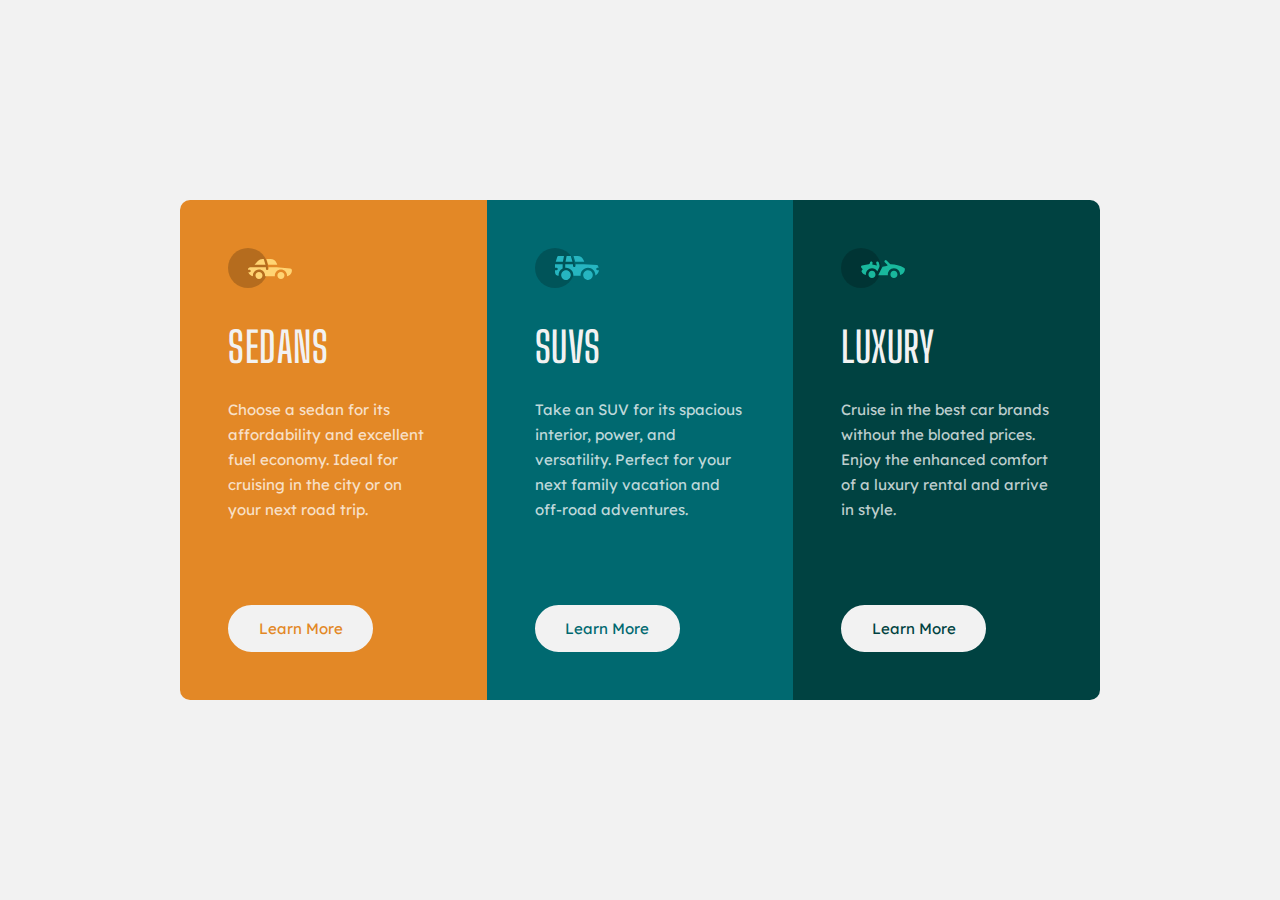
<file: 3 Column Preview Card/index.html>
<!DOCTYPE html>
<html lang="en">
<head>
  <meta charset="UTF-8">
  <meta name="viewport" content="width=device-width, initial-scale=1.0"> <!-- displays site properly based on user's device -->

  <link rel="icon" type="image/png" sizes="32x32" href="./images/favicon-32x32.png">
  <link rel="stylesheet" type="text/css" href="styles.css" />
  
  <title>Frontend Mentor | 3-column preview card component</title>
</head>
<body>

  <main id="component">

    <!-- SEDANS  -->
    <section class="card"> 
      <div class="image">
        <svg width="64" height="40" xmlns="http://www.w3.org/2000/svg"><g fill="none" fill-rule="evenodd"><circle fill="#000" opacity=".201" cx="20" cy="20" r="20"/><path d="M52.936 24.11c1.942 0 3.517 1.542 3.517 3.445 0 1.903-1.575 3.445-3.517 3.445s-3.516-1.542-3.516-3.445c0-1.903 1.574-3.445 3.516-3.445zm-21.957 0c1.942 0 3.517 1.542 3.517 3.445 0 1.903-1.575 3.445-3.517 3.445s-3.516-1.542-3.516-3.445c0-1.903 1.574-3.445 3.516-3.445zm6.948-4.848v1.429c0 .716.61 1.293 1.348 1.259a1.295 1.295 0 001.225-1.295v-1.393h8.256l13.483 1.313c.956.093 1.676.881 1.676 1.814 0 2.89-2.126 5.303-4.926 5.819.397-3.557-2.458-6.62-6.053-6.62-3.646 0-6.504 3.14-6.039 6.723h-9.879c.466-3.588-2.397-6.722-6.039-6.722-3.595 0-6.45 3.062-6.052 6.62-2.14-.398-3.916-1.912-4.61-3.931h1.142c.731 0 1.32-.598 1.285-1.322-.033-.678-.629-1.2-1.322-1.2H20v-.251c0-1.274 1.066-2.243 2.306-2.243h15.62zM42.59 11c2.645 0 4.99 1.556 5.972 3.963l.726 1.779H40.17L38.413 11h4.178zm-6.865 0l1.758 5.741H26.505l3.357-3.654A6.502 6.502 0 0134.644 11h1.082z" fill="#FFD473" fill-rule="nonzero"/></g></svg>
      </div>
      <h2 class="heading">
        Sedans
      </h2>
      <p class="paragraph">
        Choose a sedan for its affordability and excellent fuel economy. Ideal for cruising in the city 
        or on your next road trip.
      </p>
      <button class="button">
        Learn More
      </button>
    </section>

    <!-- SUV -->
    <section class="card">
      <div class="image">
        <svg width="64" height="40" xmlns="http://www.w3.org/2000/svg"><g fill="none" fill-rule="evenodd"><circle fill="#000" opacity=".201" cx="20" cy="20" r="20"/><path d="M31.002 22.358c2.917 0 5.18 2.593 4.762 5.506a4.828 4.828 0 01-2.962 3.778 4.797 4.797 0 01-5.3-1.165c-1.188-1.26-1.235-2.613-1.263-2.613-.42-2.924 1.857-5.506 4.763-5.506zm22 0c3.457 0 5.798 3.567 4.41 6.744A4.816 4.816 0 0152.3 31.94a4.826 4.826 0 01-4.06-4.077c-.42-2.915 1.846-5.506 4.762-5.506zm-15.04-6.083v1.462a1.29 1.29 0 001.352 1.29c.693-.033 1.227-.631 1.227-1.326v-1.426h8.3l13.056.716a1.29 1.29 0 011.164.917c.27.895.446 1.477.563 1.87h-1.047c-.694 0-1.291.534-1.324 1.228a1.29 1.29 0 001.288 1.352h1.445c-.164 2.225-1.57 4.193-3.6 5.05.13-4.212-3.255-7.63-7.384-7.63-4.317 0-7.762 3.718-7.358 8.086h-7.285c.43-4.655-3.503-8.531-8.131-8.046v-3.543h7.734zm-10.312 0v4.308a7.4 7.4 0 00-4.006 7.274 3.874 3.874 0 01-3.642-3.864v-1.635h1.46a1.29 1.29 0 000-2.58h-1.461v-3.213l.003-.29h7.646zm14.986-8.196c2.65 0 5 1.592 5.984 4.055l.63 1.579a5.525 5.525 0 01-.065-.004l-.026-.002-.034-.002-.022-.002a4.178 4.178 0 00-.224-.006l-.098-.001h-.039l-.136-.001h-.052l-.326-.001H40.211L38.528 8.08zm-13.632 0l-1.122 5.616h-7.144l1.47-4.71a1.29 1.29 0 011.231-.906h5.565zm6.832 0l1.683 5.615h-7.007l1.121-5.615h4.203z" fill="#26B5C0" fill-rule="nonzero"/></g></svg>
      </div>
      <h2 class="heading">
        SUVs
      </h2>
      <p class="paragraph">
        Take an SUV for its spacious interior, power, and versatility. Perfect for your next family vacation 
        and off-road adventures.
      </p>
      <button class="button">
        Learn More
      </button>
    </section>

    <!-- LUXURY -->
    <section class="card">
      <div class="image">
        <svg width="64" height="40" xmlns="http://www.w3.org/2000/svg"><g fill="none" fill-rule="evenodd"><circle fill="#000" opacity=".201" cx="20" cy="20" r="20"/><path d="M30.98 22.835c1.941 0 3.516 1.604 3.516 3.583 0 1.978-1.575 3.582-3.517 3.582s-3.516-1.604-3.516-3.582c0-1.979 1.574-3.583 3.516-3.583zm21.956 0c1.942 0 3.517 1.604 3.517 3.583 0 1.978-1.575 3.582-3.517 3.582s-3.516-1.604-3.516-3.582c0-1.979 1.574-3.583 3.516-3.583zm-9.143-10.45a1.27 1.27 0 011.819 0l3.715 3.784c4.444-.115 9.7 1.142 13.964 3.753.387.237.624.664.624 1.124 0 3.006-2.126 5.514-4.926 6.05.397-3.698-2.458-6.882-6.053-6.882-3.646 0-6.504 3.264-6.039 6.99h-9.669c.76-1.544.993-2.026 1.337-2.711l.082-.162c.421-.835 1.056-2.07 2.883-5.65 1.68-.023 3.47-.408 5.247-1.403l-2.984-3.04a1.328 1.328 0 010-1.854zm-7.68 1.064c.683-.2 1.395.202 1.592.898l.749 2.652a3.46 3.46 0 01-.247 2.51l-1.733 3.395-.216.424c-1.07-1.89-3.06-3.114-5.279-3.114-3.595 0-6.45 3.184-6.052 6.885-1.832-.347-3.414-1.537-4.278-3.276a1.331 1.331 0 01.117-1.376l.955-1.303-1.325-1.295c-.751-.735-.376-2.024.64-2.231l6.614-1.346.13-.026c.092-.019.145-.03.157-.031.314-.146 1.07-.591 1.07-1.506 0-.734.592-1.327 1.316-1.31.712.016 1.268.662 1.256 1.388a4.11 4.11 0 01-.348 1.611 22.69 22.69 0 014.7 1.146l-.7-2.473a1.314 1.314 0 01.882-1.622z" fill="#19B89D" fill-rule="nonzero"/></g></svg>
      </div>
      <h2 class="heading">
        Luxury
      </h2>
      <p class="paragraph">
        Cruise in the best car brands without the bloated prices. Enjoy the enhanced comfort of a luxury 
        rental and arrive in style.
      </p>
      <button class="button">
        Learn More
      </button>
    </section>

  </main>
</body>
</html>
</file>
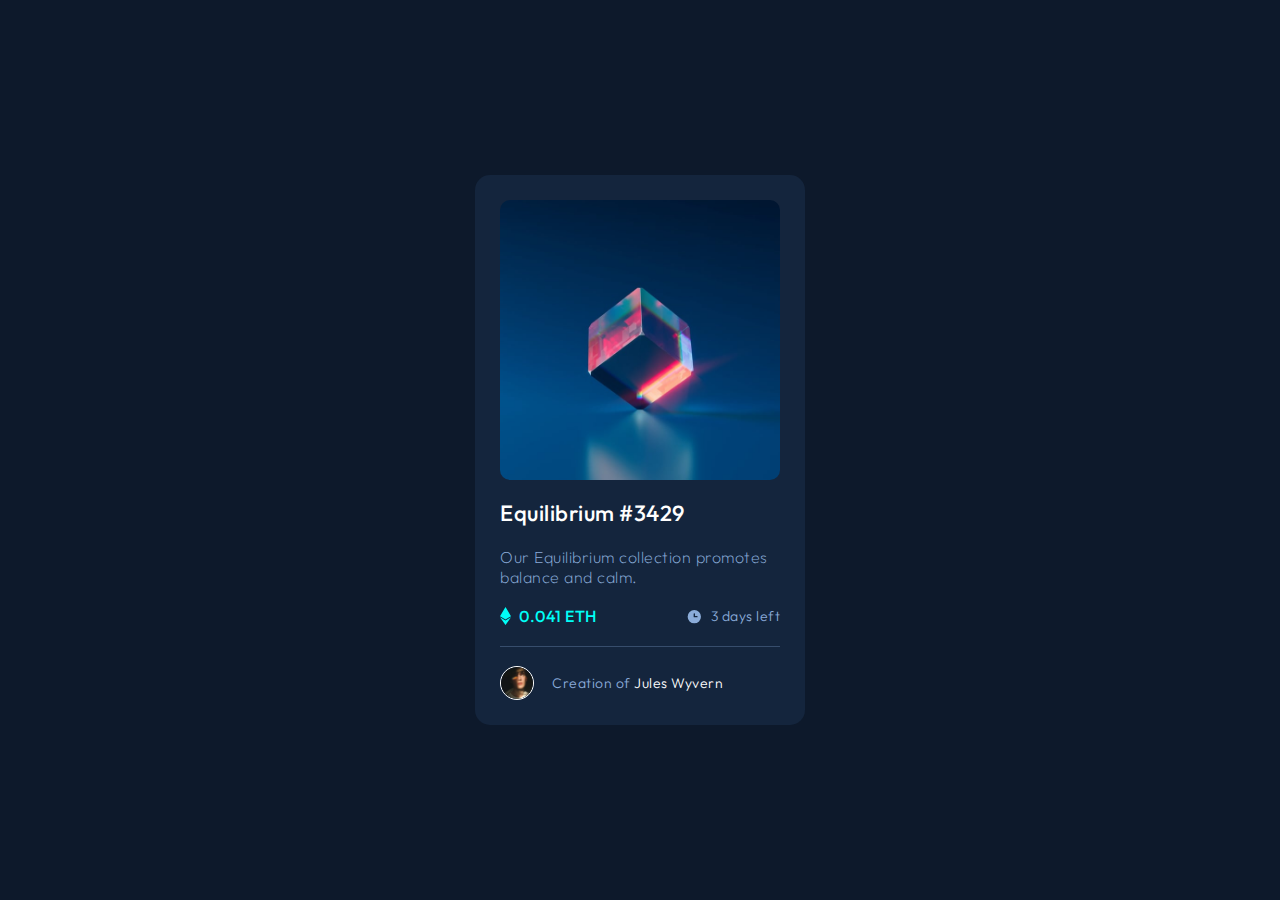
<file: NFT Preview Card/index.html>
<!DOCTYPE html>
<html lang="en">
<head>
  <meta charset="UTF-8">
  <meta name="viewport" content="width=device-width, initial-scale=1.0"> <!-- displays site properly based on user's device -->

  <link rel="icon" type="image/png" sizes="32x32" href="./images/favicon-32x32.png">
  <link rel="stylesheet" type="text/css" href="styles.css" />
  
  <title>Frontend Mentor | NFT preview card component</title>
</head>
<body>
  <div id="card">
    <div id="card-content">

      <div id="main-img">
        <!-- Img inserted in CSS -->
      </div>

      <h1 id="title">
        Equilibrium #3429
      </h1>
      <p id="paragraph">
        Our Equilibrium collection promotes balance and calm.
      </p>

      <div id="price-and-days-cont">
        <div id="price-cont">
          <img id="ethereum-img" src="images/icon-ethereum.svg" alt="NFT Currency icon 'ETH'">
          <span id="price">
            0.041 ETH
          </span>
        </div>
        <div id="days-cont">
          <img id="clock" src="images/icon-clock.svg" alt="Clock Icon">
          <span id="days">
            3 days left
          </span>
        </div>
      </div>

      <div id="line"></div>

      <div id="user">
        <img id="avatar-img" src="images/image-avatar.png" alt="Sellers profile picture">
        <p id="creator">
          Creation of <span id="name">Jules Wyvern</span>
        </p>
      </div>

    </div>
  </div>
</body>
</html>
</file>
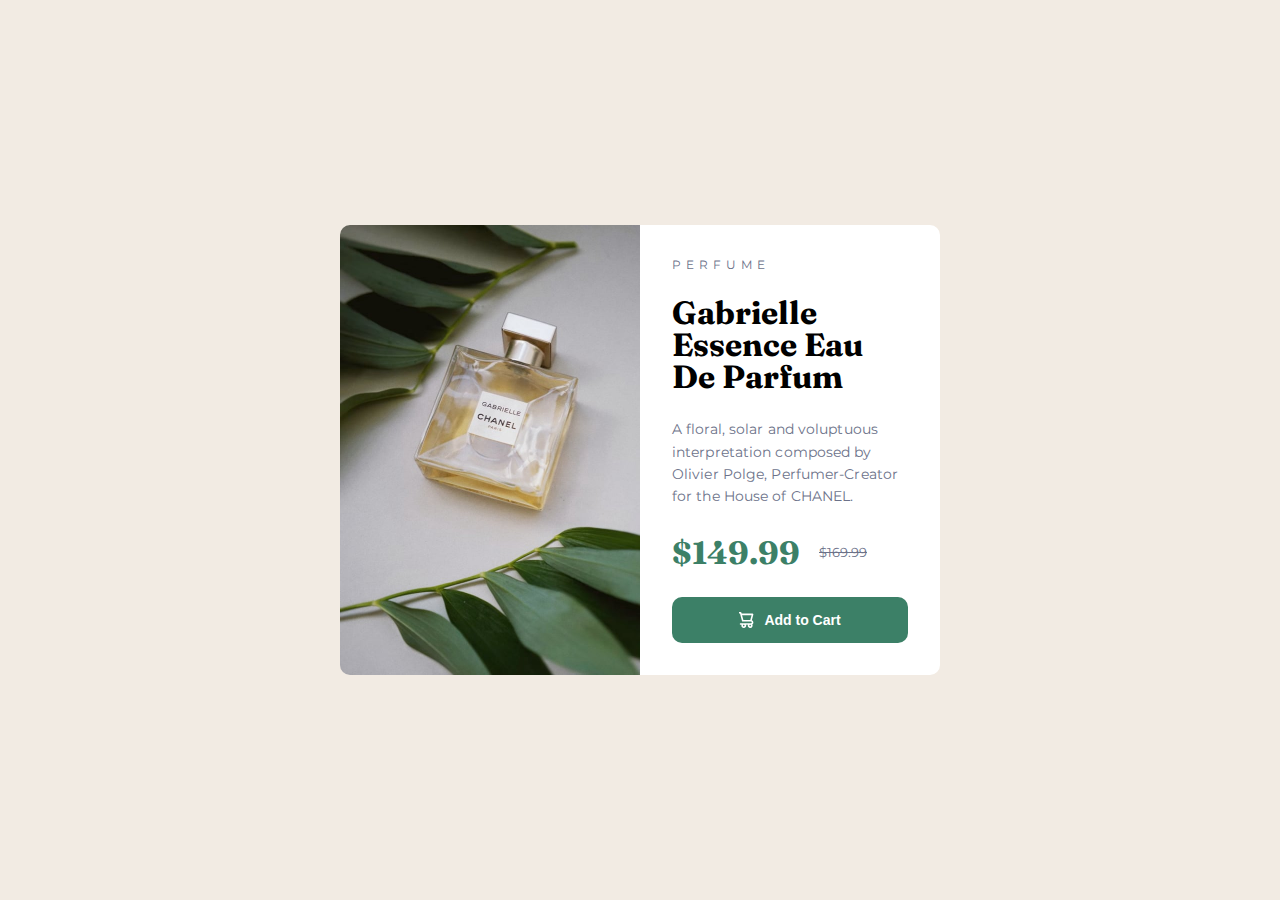
<file: Product Card/index.html>
<!DOCTYPE html>
<html lang="en">
<head>
  <meta charset="UTF-8" />
  <meta name="viewport" content="width=device-width, initial-scale=1.0" /> <!-- displays site properly based on user's device -->

  <link rel="icon" type="image/png" sizes="32x32" href="./images/favicon-32x32.png" />
  <link rel="stylesheet" href="styles.css" type="text/css" />
  
  <title>Frontend Mentor | Product preview card component</title>
</head>
<body>
  <main id="card">
    <div id="image-cont">
      <picture>
        <source media="(min-width: 455px)" srcset="images/image-product-desktop.jpg">
        <source media="(min-width: 0px)" srcset="images/image-product-mobile.jpg">
        <img src="images/image-product-desktop.jpg">
      </picture>
    </div>
    <div id="content">
      <span id="perfume">
        Perfume
      </span>
      <h1 id="title">
        Gabrielle Essence Eau De Parfum
      </h1>

      <p>
        A floral, solar and voluptuous interpretation composed by Olivier Polge, Perfumer-Creator for the House of CHANEL.
      </p>
      <div id="price-cont">
        <h2 id="price">
          $149.99
        </h2>
        <span id="old-price">
          $169.99
        </span>
      </div>
      <button id="cart-button">
        <img id="cart-icon" src="images/icon-cart.svg" alt="Shopping Cart Icon">
        <span id="add-to-cart">
          Add to Cart
        </span>
      </button>
    </div>
  </main>
</body>
</html>
</file>
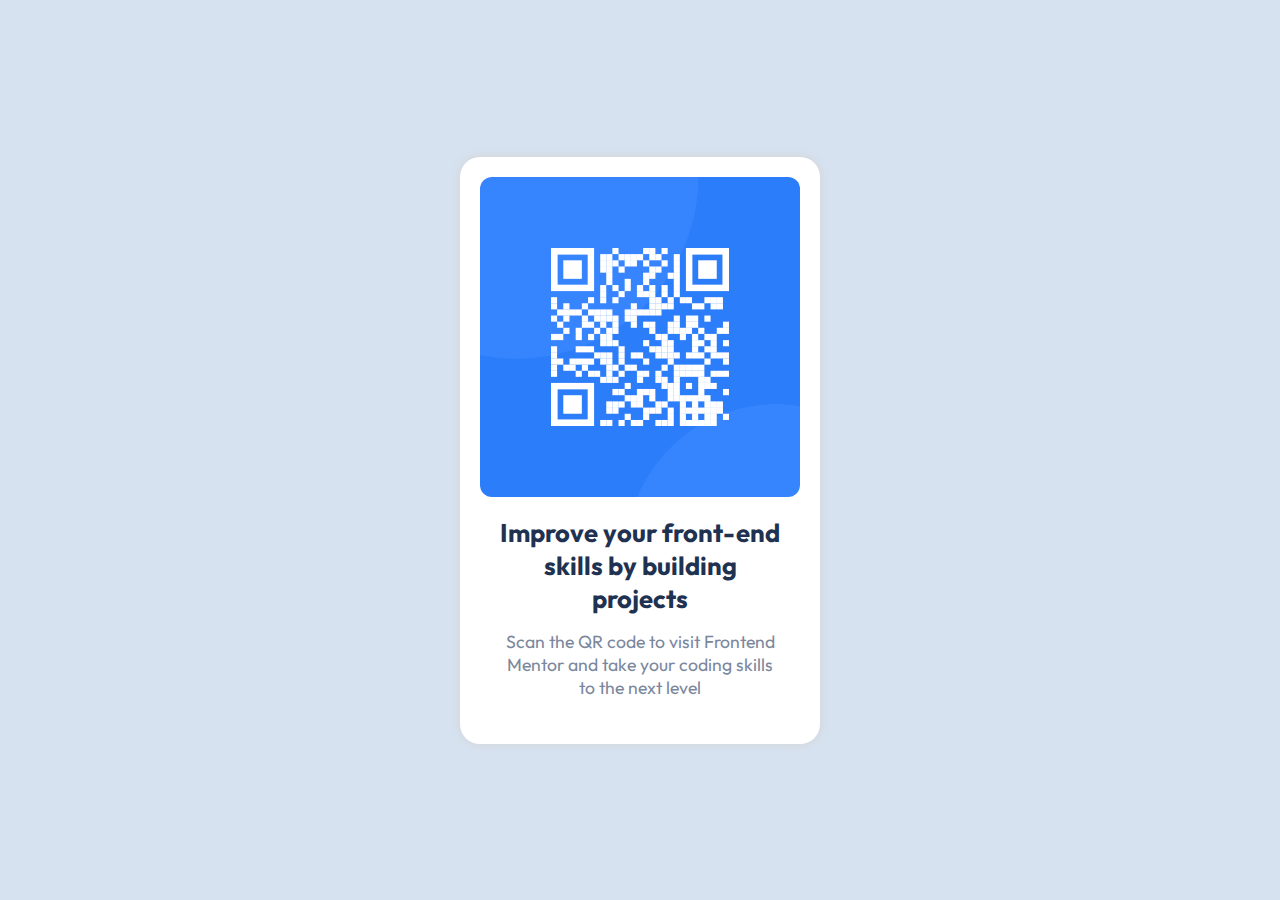
<file: qr-code-component/index.html>
<!DOCTYPE html>
<html lang="english">
<head>
  <meta charset="UTF-8" />
  <meta name="viewport" content="width=device-width, intial-scale=1" />

  <link rel="stylesheet" type="text/css" href="styles.css" />
  <link rel="icon" type="image" size="32x32" href="images/favicon-32x32.png" />

  <title>QR Code Component | Frontend Mentor</title>
</head>
<body>
  <div class="card">
    <img src="images/image-qr-code.png" />
    <h1>Improve your front-end skills by building projects</h1>
    <p>Scan the QR code to visit Frontend Mentor and take your coding skills to the next level</p>
  </div>
</body>
</html>
</file>
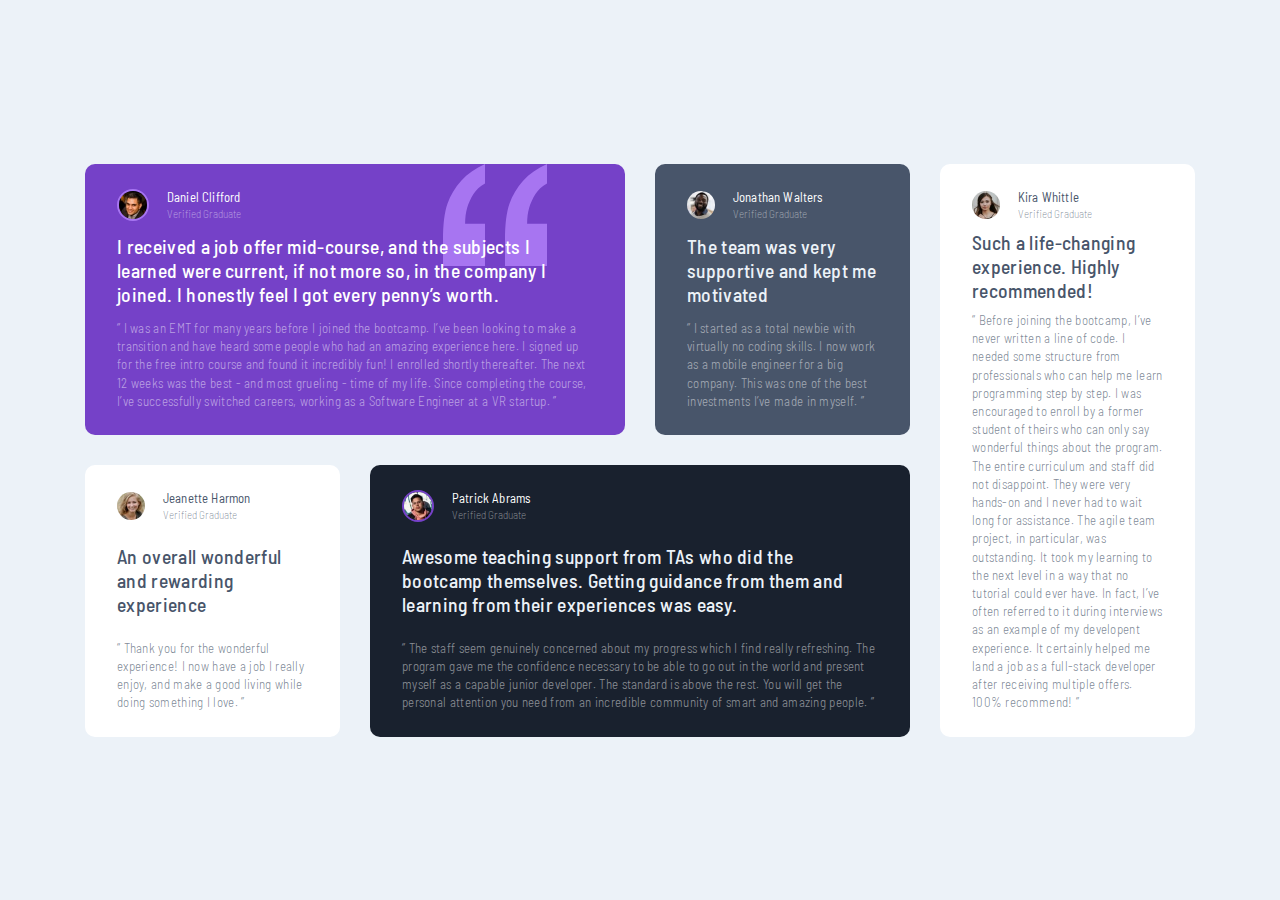
<file: Testimonials Grid Section/index.html>
<!DOCTYPE html>
<html lang="en">
<head>
  <meta charset="UTF-8">
  <meta name="viewport" content="width=device-width, initial-scale=1.0"> <!-- displays site properly based on user's device -->

  <link rel="icon" type="image/png" sizes="32x32" href="./images/favicon-32x32.png">
  <link rel="stylesheet" type="text/css" href="styles.css" />
  
  <title>Frontend Mentor | Testimonials</title>

</head>
<body>
  <main id="content-cont">
    <!-- Daniel Clifford (Violet) -->
    <section class="card">
      <div class="user">
        <img src="images/image-daniel.jpg" alt="Users Profile Picture">
        <div class="username-and-status">
          <h3 class="username">
            Daniel Clifford
          </h3>
          <span class="user-status">
            Verified Graduate
          </span>
        </div>
      </div>
      <h2 class="testimony-headline">
        I received a job offer mid-course, and the subjects I learned were current, if not more so, 
        in the company I joined. I honestly feel I got every penny’s worth.
      </h2>
      <p class="testimony">
        “ I was an EMT for many years before I joined the bootcamp. I’ve been looking to make a 
        transition and have heard some people who had an amazing experience here. I signed up 
        for the free intro course and found it incredibly fun! I enrolled shortly thereafter. 
        The next 12 weeks was the best - and most grueling - time of my life. Since completing 
        the course, I’ve successfully switched careers, working as a Software Engineer at a VR startup. ”
      </p>
    </section>

    <!-- Jonathan Walters (Grey) -->
    <section class="card">
      <div class="user">
        <img src="images/image-jonathan.jpg" alt="Users Profile Picture">
        <div class="username-and-status">
          <h3 class="username">
            Jonathan Walters
          </h3>
          <span class="user-status">
            Verified Graduate
          </span>
        </div>
      </div>

      <h2 class="testimony-headline">
        The team was very supportive and kept me motivated
      </h2>
      <p class="testimony">
      “ I started as a total newbie with virtually no coding skills. I now work as a mobile engineer 
      for a big company. This was one of the best investments I’ve made in myself. ”
      </p>
    </section>
      
    <!-- Jeanette Harmon (White) -->
    <section class="card">
      <div class="user">
        <img src="images/image-jeanette.jpg" alt="Users Profile Picture">
        <div class="username-and-status">
          <h3 class="username">
            Jeanette Harmon
          </h3>
          <span class="user-status">
            Verified Graduate
          </span>
        </div>
      </div>

      <h2 class="testimony-headline">
        An overall wonderful and rewarding experience
      </h2>  
      <p class="testimony">
        “ Thank you for the wonderful experience! I now have a job I really enjoy, and make a good living 
        while doing something I love. ”
      </p>  
    </section>

    <!-- Patrick Abrams (Dark Blue) -->
    <section class="card">
      <div class="user">
        <img src="images/image-patrick.jpg" alt="Users Profile Picture">
        <div class="username-and-status">
          <h3 class="username">
            Patrick Abrams
          </h3>
          <span class="user-status">
            Verified Graduate
          </span>
        </div>
      </div>

      <h2 class="testimony-headline">
        Awesome teaching support from TAs who did the bootcamp themselves. Getting guidance from them and 
        learning from their experiences was easy.
      </h2>
      <p class="testimony">
        “ The staff seem genuinely concerned about my progress which I find really refreshing. The program 
        gave me the confidence necessary to be able to go out in the world and present myself as a capable 
        junior developer. The standard is above the rest. You will get the personal attention you need from 
        an incredible community of smart and amazing people. ”
      </p>
    </section>

    <!-- Kira Whittle (White Right) -->
    <section class="card">
      <div class="user">
        <img src="images/image-kira.jpg" alt="Users Profile Picture">
        <div class="username-and-status">
          <h3 class="username">
            Kira Whittle
          </h3>
          <span class="user-status">
            Verified Graduate
          </span>
        </div>
      </div>

      <h2 class="testimony-headline">
        Such a life-changing experience. Highly recommended!
      </h2>
      <p class="testimony">
        “ Before joining the bootcamp, I’ve never written a line of code. I needed some structure from 
        professionals who can help me learn programming step by step. I was encouraged to enroll by a former 
        student of theirs who can only say wonderful things about the program. The entire curriculum and staff 
        did not disappoint. They were very hands-on and I never had to wait long for assistance. The agile team 
        project, in particular, was outstanding. It took my learning to the next level in a way that no tutorial 
        could ever have. In fact, I’ve often referred to it during interviews as an example of my developent 
        experience. It certainly helped me land a job as a full-stack developer after receiving multiple offers. 
        100% recommend! ”
      </p>
    </section>
  </main>
</body>
</html>
</file>
<file: 3 Column Preview Card/styles.css>
/* Font imports */
@import url('https://fonts.googleapis.com/css2?family=Big+Shoulders+Display:wght@100..900&family=Lexend+Deca:wght@100..900&display=swap');

/* Variables */
:root {
/* COLORS */
/* Primary */
  --bright-orange: hsl(31, 77%, 52%);
  --dark-cyan: hsl(184, 100%, 22%);
  --very-dark-cyan: hsl(179, 100%, 13%);
/* Neutral */
  --transparent-white: hsla(0, 0%, 100%, 0.75); /* Paragraphs */
  --light-gray: hsl(0, 0%, 95%); /* Background, Headings, Buttons */

/* FONTS */
/* Heading */
  --heading-font: 'Big Shoulders Display', sans-serif;
/* Paragraph & Buttons */
  --paragraph-font: 'Lexend Deca', sans-serif;
}

/* CSS Reset */
* {
  box-sizing: border-box;
  padding: 0;
  margin: 0;
}
/* Body styling / References */
html {
  font-size: 10px;
}
body {
  display: flex;
  justify-content: center;
  align-items: center;
  min-height: 100vh;
  background: var(--light-gray);
}

/* Main Styling */
  #component {
    width: 920px;
    height: 500px;
    border-radius: 10px;
    display: grid;
    grid-template-columns: repeat(3, 1fr);
    grid-template-rows: repeat(1, 1fr);
  }
    .card {
      padding: 48px;
      display: flex;
      flex-direction: column;
      justify-content: flex-start;
      align-items: flex-start;
      overflow: hidden;
    }
    /* Card Background Colors & Borders */
    .card:first-of-type { /* Sedan */
      background: var(--bright-orange);
      border-radius: 10px 0 0 10px;
    }
    .card:nth-of-type(2) { /* SUVs */
      background: var(--dark-cyan);
    }
    .card:last-of-type { /* Luxury */
      background: var(--very-dark-cyan);
      border-radius: 0 10px 10px 0;
    }
      .heading {
        font-family: var(--heading-font);
        color: var(--light-gray);
        font-size: 4.2rem;
        font-weight: 600;
        text-transform: uppercase;
        margin: 32px 0 25px 0;
        letter-spacing: .05rem;
      }
      .paragraph {
        font-family: var(--paragraph-font);
        color: var(--transparent-white);
        font-size: 1.5rem;
        font-weight: 400;
        line-height: 2.5rem;
      } 
      .button {
        margin-top: auto;
        padding: 12px;
        background: var(--light-gray);
        width: 145px;
        border-radius: 50px;
        border: none;
        font-family: var(--paragraph-font);
        font-size: 1.5rem;
        border: solid 2px var(--light-gray);
        transition: .3s;
      }
      .card:first-of-type > .button { /* Sedan */
        color: var(--bright-orange)
      }
      .card:nth-of-type(2) > .button { /* SUV */
        color: var(--dark-cyan);
      }
      .card:last-of-type > .button { /* Luxury */
        color: var(--very-dark-cyan);
      }
      /* Active States */
      .card:first-of-type > .button:hover { /* Sedan */
        background: var(--bright-orange);
        color: var(--light-gray);
        cursor: pointer;
      }
      .card:nth-of-type(2) > .button:hover { /* SUV */
        background: var(--dark-cyan);
        color: var(--light-gray);
        cursor: pointer;
      }
      .card:last-of-type > .button:hover { /* Luxury */
        background: var(--very-dark-cyan);
        color: var(--light-gray);
        cursor: pointer;
      }

/* MOBILE SCREENS */
@media (width <= 400px) {
  body {
    height: auto;
    display: flex;
    justify-content: center;
    align-items: center;
  }
    #component {
      grid-template-columns: repeat(1, 1fr); /* Changing from 3 to 1 column */
      grid-template-rows: repeat(3, auto);
      width: 90%;
      height: 90%;
      margin: 24px 0;
    }
    .card {
      display: flex;
      justify-content: space-between;
      height: 450px;
    }
    /* Borders */
      .card:first-of-type { /* Sedan */
        border-radius: 10px 10px 0 0;
      }
      .card:last-of-type { /* Luxury */
        border-radius: 0 0 10px 10px;
      }
}
</file>
<file: NFT Preview Card/styles.css>
@import url('https://fonts.googleapis.com/css2?family=Outfit:wght@100..900&display=swap'); /* Google font import */

:root { /* Variables */
  /* PRIMARY COLOURS */
  --soft-blue: hsl(215, 51%, 70%);
  --cyan: hsl(178, 100%, 50%);
  /* NEUTRAL */
  --main-bg: hsl(217, 54%, 11%);
  --card-bg: hsl(216, 50%, 16%);
  --line: hsl(215, 32%, 27%);
  --white: hsl(0, 0%, 100%);
  /* FONTS */
  --main-font: 'Outfit', sans-serif;
}

* {
  box-sizing: border-box;
  padding: 0;
  margin: 0;
}

body {
  min-height: 100vh;
  font-size: 10px;
  letter-spacing: .5px;
  font-family: var(--main-font);
  background: var(--main-bg);
  display: flex;
  flex-direction: column;
  justify-content: center;
  align-items: center;
}
  #card{
    width: 330px;
    height: 550px;
    background: var(--card-bg);
    border-radius: 15px;
    display: flex;
    flex-direction: column;
    align-items: center;
    justify-content: center;
  }
    #card-content {
      height: 100%;
      width: 100%;
      padding: 25px;
      display: flex;
      flex-direction: column;
      justify-content: space-between;
    }
      #main-img {
        width: 280px;
        height: 280px;
        border-radius: 10px;
        background-image: url(images/image-equilibrium.jpg);
        background-size: cover;
      }
        #main-img:hover::before {
          content: '';
          position: absolute;
          width: 280px;
          height: 280px;
          background-color: hsl(178, 100%, 50%, .4);
          border-radius: 10px;
          background-image: url(images/icon-view.svg);
          background-repeat: no-repeat;
          background-position: center;
          cursor: pointer;
        }
      #title {
        color: var(--white);
        font-weight: 500;
        font-size: 22px;
        transition: .5s;
      }
        #title:hover {
          color: var(--cyan);
          cursor: pointer;
        }
      #paragraph {
        color: var(--soft-blue);
        font-weight: 200;
        font-size: 16px;
      }
      #price-and-days-cont {
        display: flex;
        justify-content: space-between;
        align-items: center;
        }
        #price-cont,
        #days-cont {
          display: flex;
          flex-direction: row;
          align-items: center;
          justify-content: center;
        }
          #price {
            color: var(--cyan);
            font-weight: 500;
            font-size: 16px;
            margin-left: 8px;
          }
          #days {
            color: var(--soft-blue);
            font-weight: 300;
            font-size: 14px;
            display: flex;
            align-items: center;
            margin: 0 0 1px 8px;
          }
      #line {
        width: 100%;
        border-top: solid .2px var(--soft-blue);
        opacity: .3;
      }
      #user {
        display: flex;
        align-items: center;
      }
        #avatar-img {
          height: 34px;
          width: 34px;
          border-radius: 50%;
          border: solid 1px var(--white);
        }
        #creator {
          color: var(--soft-blue);
          font-weight: 300;
          font-size: 14px;
          margin: 0 18px;
        }
          #name {
            color: var(--white);
            transition: .5s;
          }
            #name:hover {
              color: var(--cyan);
              cursor: pointer;
            }
</file>
<file: Product Card/styles.css>
@import url('https://fonts.googleapis.com/css2?family=Fraunces:ital,opsz,wght@0,9..144,100..900;1,9..144,100..900&display=swap');
@import url('https://fonts.googleapis.com/css2?family=Montserrat:ital,wght@0,100..900;1,100..900&display=swap');

:root {
  /* PRIMARY */
  --dark-cyan: hsl(158, 36%, 37%);
  --cream: hsl(30, 38%, 92%);
  /* NEUTRAL */
  --cart-hover: #1B4031;
  --dark-grey-blue: hsl(228, 12%, 48%);
  --white: hsl(0, 0%, 100%);
  /* FONTS */
  --serif-font: 'Fraunces', serif;
  --sans-serif-font: 'Montserrat', sans serif;
}

* {
  box-sizing: border-box;
  margin: 0;
  padding: 0;
}
body {
  background: var(--cream);
  display: flex;
  justify-content: center;
  align-items: center;
  min-height: 100vh;
  font-size: 10px;
  font-family: var(--sans-serif-font);
}
  #card {
    display: grid;
    grid-template-columns: 1fr 1fr;
    height: 450px;
    width: 600px;
    border-radius: 10px;
  }
    #image-cont {
      overflow: hidden;
    }
      #image-cont > picture > img {
        width: 100%;
        height: 100%;
        object-fit: cover;
        border-radius: 10px 0 0 10px;
      }
    #content {
      background: var(--white);
      border-radius: 0 10px 10px 0;
      padding: 32px;
      display: flex;
      flex-direction: column;
      justify-content: space-between;
    }
      /* vv FONTS vv */
      #title,
      #price {
        font-family: var(--serif-font);
      }
      /* ^^ FONTS ^^ */
      #perfume {
        text-transform: uppercase;
        color: var(--dark-grey-blue);
        font-size: 12px;
        letter-spacing: 5px;
      }
      #title {
        color: black;
        font-size: 32px;
        line-height: 100%;
      }
      p {
        color: var(--dark-grey-blue);
        font-size: 14px;
        line-height: 1.6;
        letter-spacing: .1px;
      }
      #price-cont {
        display: flex;
        flex-direction: row;
        align-items: center;
      }
        #price {
          color: var(--dark-cyan);
          font-size: 32px;
        }
        #old-price {
          text-decoration: line-through;
          color: var(--dark-grey-blue);
          font-size: 13px;
          margin-left: 19px;
        }
      #cart-button {
        color: var(--white);
        background-color: var(--dark-cyan);
        border: none;
        border-radius: 10px;
        display: flex;
        align-items: center;
        justify-content: center;
        padding: 15px 0;
        font-size: 14px;
        font-weight: 600;
        width: 100%;
        transition: .3s;
      }
        #cart-button:hover {
          background-color: var(--cart-hover);
          cursor: pointer;
        }
        #cart-icon {
          margin-right: 5px;
        }
        #add-to-cart {
          margin-left: 5px;
        }

/* Mobile Screens */
@media screen and (max-width: 450px) {
  #card {
    grid-template-columns: unset;
    grid-template-rows: 250px 1fr;
    width: 90%;
    height: 620px;
  }
    #image-cont > picture > img {
      border-radius: 10px 10px 0 0;
    }
    #content {
      justify-content: space-around;
      padding: 20px;
      border-radius: 0 0 10px 10px;
    }
      #content > #title {
        width: 100%;
      }
}
</file>
<file: qr-code-component/styles.css>
@import url('https://fonts.googleapis.com/css2?family=Outfit:wght@400;700&display=swap');

:root {
    --white: hsl(0, 0%, 100%);
    --light-gray: hsl(212, 45%, 89%);
    --grayish-blue: hsl(220, 15%, 55%);
    --dark-blue: hsl(218, 44%, 22%);
}

* {
    margin: 0;
}

/* Content */

body {
    background-color: var(--light-gray);
    display: flex;
    align-items: center;
    justify-content: center;
    min-height: 100vh;
    font-family: 'Outfit', sans-serif;
    font-size: 15px;
}

.card {
    text-align: center;
    background-color: var(--white);
    width: 320px;
    padding: 20px;
    border-radius: 20px;
    box-shadow: 0 0 10px rgb(211, 211, 211);
}

.card > img {
    width: 100%;
    border-radius: 12px;
}

h1 {
    color: var(--dark-blue);
    font-size: 1.6rem;
    padding: 15px;
}

p {
    color: var(--grayish-blue);
    font-size: 1.1rem;
    padding: 0px 18px 25px 18px;
}
</file>
<file: Testimonials Grid Section/styles.css>
/* FONT IMPORT */
@import url('https://fonts.googleapis.com/css2?family=Barlow+Semi+Condensed:ital,wght@0,100;0,200;0,300;0,400;0,500;0,600;0,700;0,800;0,900;1,100;1,200;1,300;1,400;1,500;1,600;1,700;1,800;1,900&family=Montserrat:ital,wght@0,100..900;1,100..900&display=swap');

/* VARIABLES */
:root {
  /* COLORS */
  /* Primary */
  --violet: hsl(263, 55%, 52%);
  --dark-grayish-blue: hsl(217, 19%, 35%);
  --dark-blue: hsl(219, 29%, 14%);
  /* Whites */
  --white: hsl(0, 0%, 100%);
  --white-half-opacity: hsl(0, 0%, 100%, 50%);
  --white-paragaph: hsl(0, 0%, 100%, 70%);
  --gray-paragraph: hsl(217, 19%, 35%, 70%);
  /* Neutral */
  --light-gray: hsl(0, 0%, 81%);
  --light-grayish-blue: hsl(210, 46%, 95%);
  /* Accent */
  --violet-pfp-border: #A775F2;

  /* FONTS */
  --sans-serif-font: 'Barlow Semi Condensed', sans-serif;
}

/* CSS Reset */
* {
  box-sizing: border-box;
  margin: 0;
  padding: 0;
}
body { /* References for rest of Document */
  display: flex;
  justify-content: center;
  align-items: center;
  min-height: 100vh;
  width: 100%;
  font-size: 13px;
  font-family: var(--sans-serif-font);
  background: var(--light-grayish-blue);
}

/* Main Content */
  #content-cont {
    display: grid;
    grid-template-columns: repeat(4, 1fr);
    grid-template-rows: repeat(2, 1fr);
    gap: 30px;
    height: 573px;
    width: 1110px;
    margin: 0 30px;
  }
    .card {
      border-radius: 10px;
      padding: 25px 32px;
      display: flex;
      flex-direction: column;
      justify-content: space-between;
    }
      .card > * {
        z-index: 99;
      }
      /* Cards in Grid Positioning */
      .card:first-of-type { /* Daniel */
        /* Grid Position */
        grid-column: 1 / 3;
        grid-row: 1 / 2;
        /* Rest of styling */
        background-color: var(--violet);
        background-image: url(images/bg-pattern-quotation.svg);
        background-repeat: no-repeat;
        background-position: 82% 0px;
      }
      .card:nth-of-type(2) { /* Jonathan */
        /* Grid Position */
        grid-column: 3 / 4;
        grid-row: 1 / 2;
        /* Rest of styling */
        background: var(--dark-grayish-blue);
      }
      .card:nth-of-type(3) { /* Jeanette */
        /* Grid Position */
        grid-column: 1 / 2;
        grid-row: 2 / 3;
        /* Rest of styling */
        background: var(--white);
      }
      .card:nth-of-type(4) { /* Patrick */
        /* Grid Position */
        grid-column: 2 / 4;
        grid-row: 2 / 3;
        /* Rest of styling */
        background: var(--dark-blue);
      }
      .card:last-of-type { /* Kira */
        /* Grid Position */
        grid-column: 4 / -1;
        grid-row: 1 / -1;
        /* Rest of styling */
        background: var(--white);
      } 

      /* User Section */
      .user {
        display: flex;
        flex-direction: row;
        align-items: center;
      }
        .user img {
          width: 28px;
          height: 28px;
          border-radius: 50%;
        }
          /* User Profile Picture Border */
          .card:first-of-type > .user > img { /* Daniel */
            width: 32px;
            height: 32px;
            border: solid 2px var(--violet-pfp-border);
          }
          .card:nth-of-type(4) > .user > img { /* Patrick */
            width: 32px;
            height: 32px;
            border: solid 2px var(--violet);
          }

          .username-and-status {
            margin-left: 18px;
          }
            .username {
              font-size: .8rem;
              font-weight: 400;
              letter-spacing: .01rem;
              color: var(--white);
            }
            .user-status {
              font-size: .7rem;
              font-weight: 200;
              color: var(--white-half-opacity);
            }
            /* Alternate username & status colors */
            .card:nth-of-type(3) .username,
            .card:nth-of-type(5) .username { /* White Cards (Jeanette & Kira) */
              color: var(--dark-grayish-blue);
            }
            .card:nth-of-type(3) .user-status,
            .card:nth-of-type(5) .user-status { /* White Cards (Jeanette & Kira) */
              color: var(--gray-paragraph);
            }
            
      /* Testimony Section */
      .testimony-headline {
        font-size: 19.5px;
        font-weight: 500;
        letter-spacing: .02rem;
        color: var(--light-grayish-blue);
      }
      /* alternate headline colors */
      .card:first-of-type .testimony-headline { /* Daniel */
        color: var(--white);
      }
      .card:nth-of-type(3) .testimony-headline,
      .card:nth-of-type(5) .testimony-headline { /* White Cards (Jeanette & Kira) */
        color: var(--dark-grayish-blue);
      }

      .testimony {
        font-size: 13px;
        font-weight: 300;
        letter-spacing: .3px;
        line-height: 140%;
        color: var(--white-half-opacity);
      }
      /* Alternate paragraph colors */
      .card:nth-of-type(3) .testimony,
      .card:nth-of-type(5) .testimony { /* White Cards (Jeanette & Kira) */
        color: var(--gray-paragraph);
      }

/* MOBILE SCREEN */
@media (width <= 400px) {
  
  body {
    height: auto;
    display: flex;
    justify-content: center;
    align-items: center;
  }
    #content-cont {
      grid-template-columns: repeat(1, 100%);
      grid-template-rows: repeat(5, auto);
      gap: 24px;
      width: 90%;
      height: 90%;
      margin: 24px 0;
    }
      .card:first-of-type { /* Daniel */
        background-position: 90% 0px;
        grid-row: 1 / 3;
        grid-column: 1 / 2;
      }
      .card:nth-of-type(2) { /* Jonathan */
        grid-row: 3 / 4;
        grid-column: 1 / 2;
      }
      .card:nth-of-type(3) { /* Jeanette */
        grid-row: 4 / 5;
        grid-column: 1 / 2;
      }
      .card:nth-of-type(4) { /* Patrick */
        grid-row: 5 / 7;
        grid-column: 1 / 2;
      }
      .card:last-of-type { /* Kira */
        grid-row: 7 / 9;
        grid-column: 1 / 2;
      }
        .card .testimony-headline {
          padding: 15px 0;
        }
}
</file>
